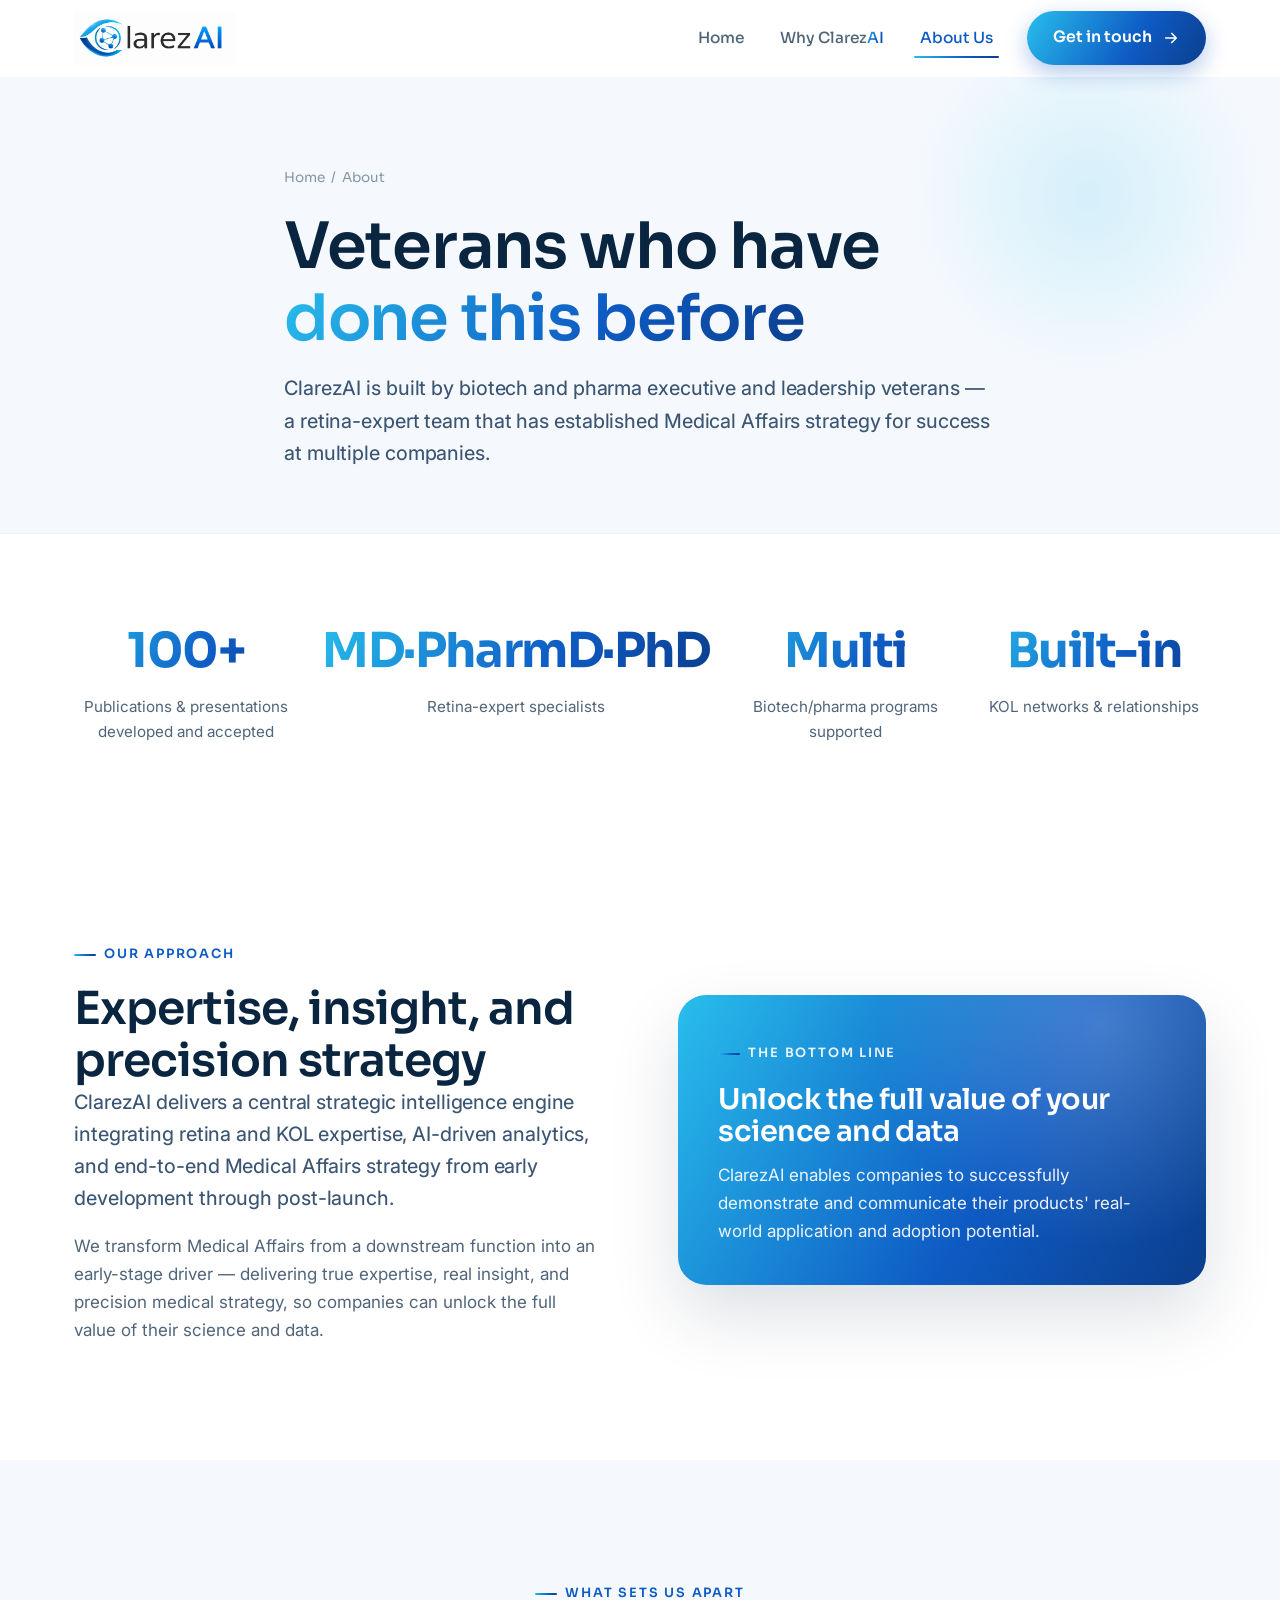
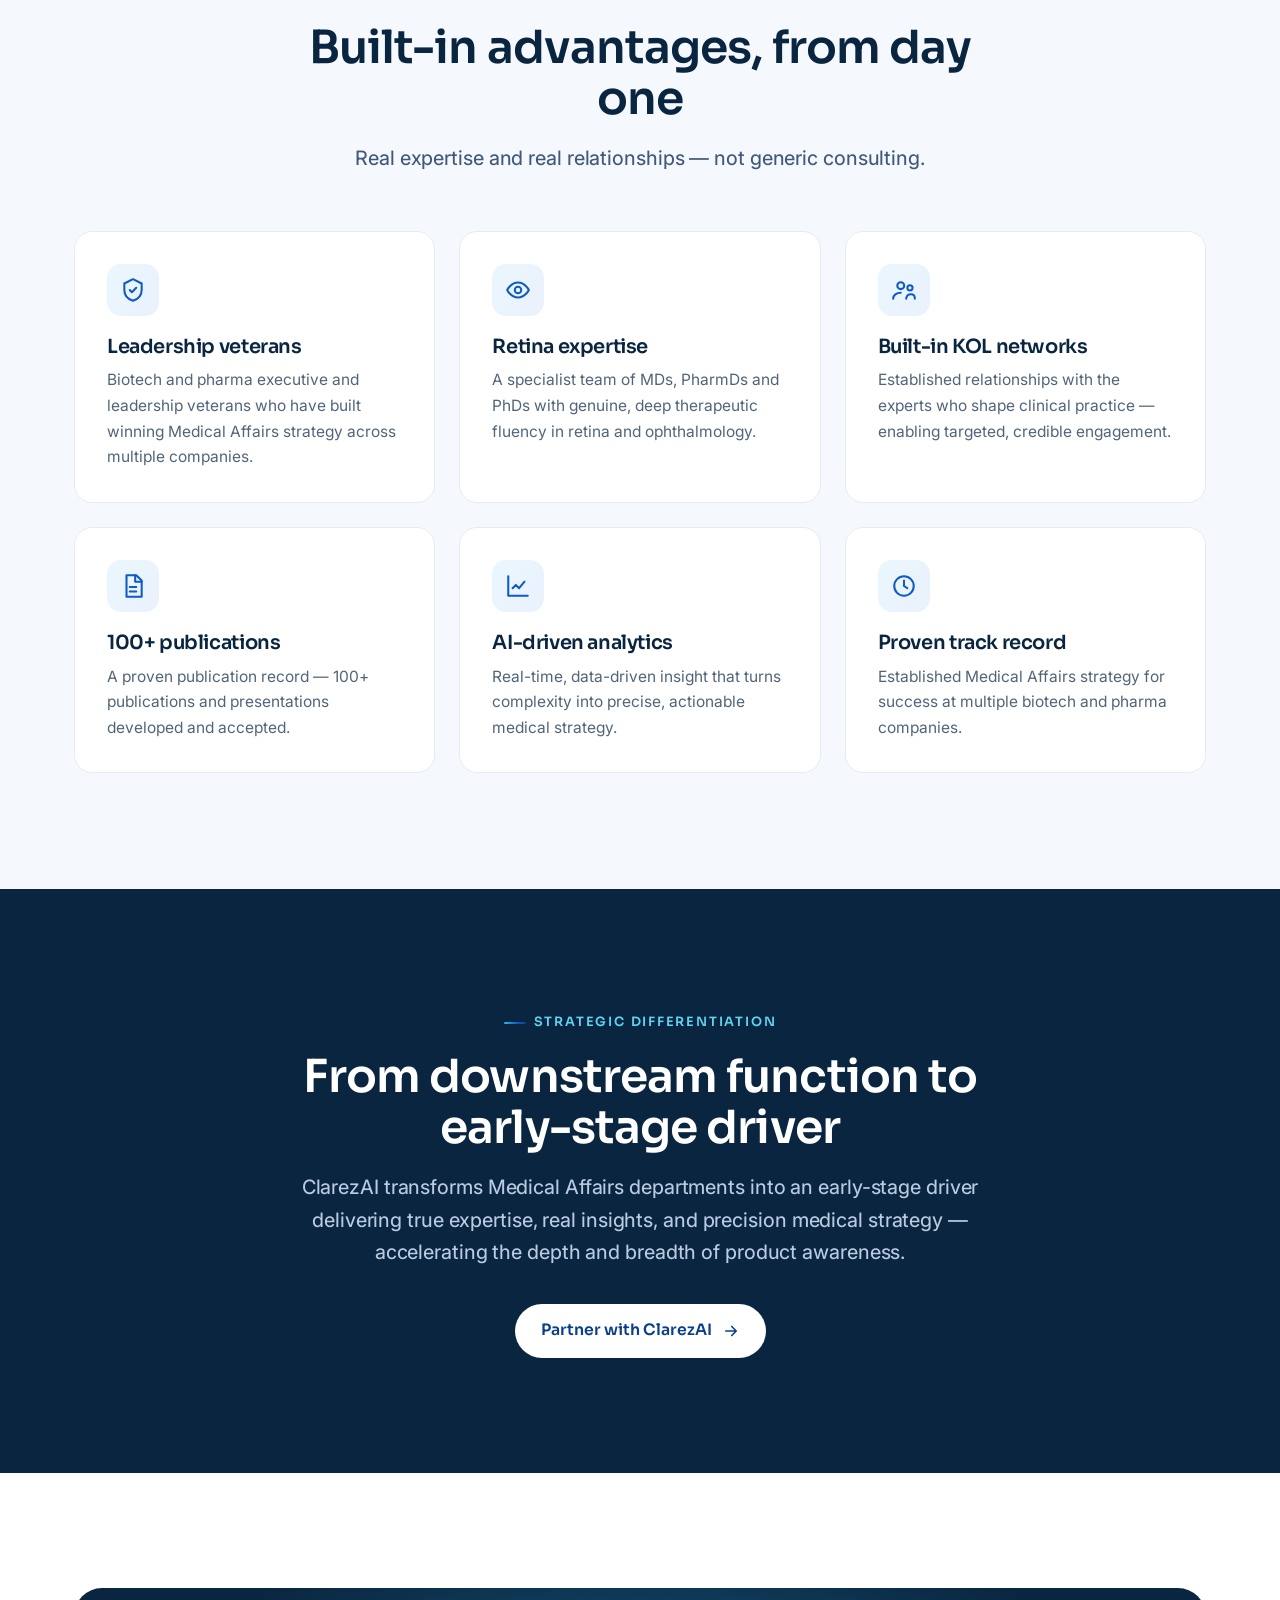
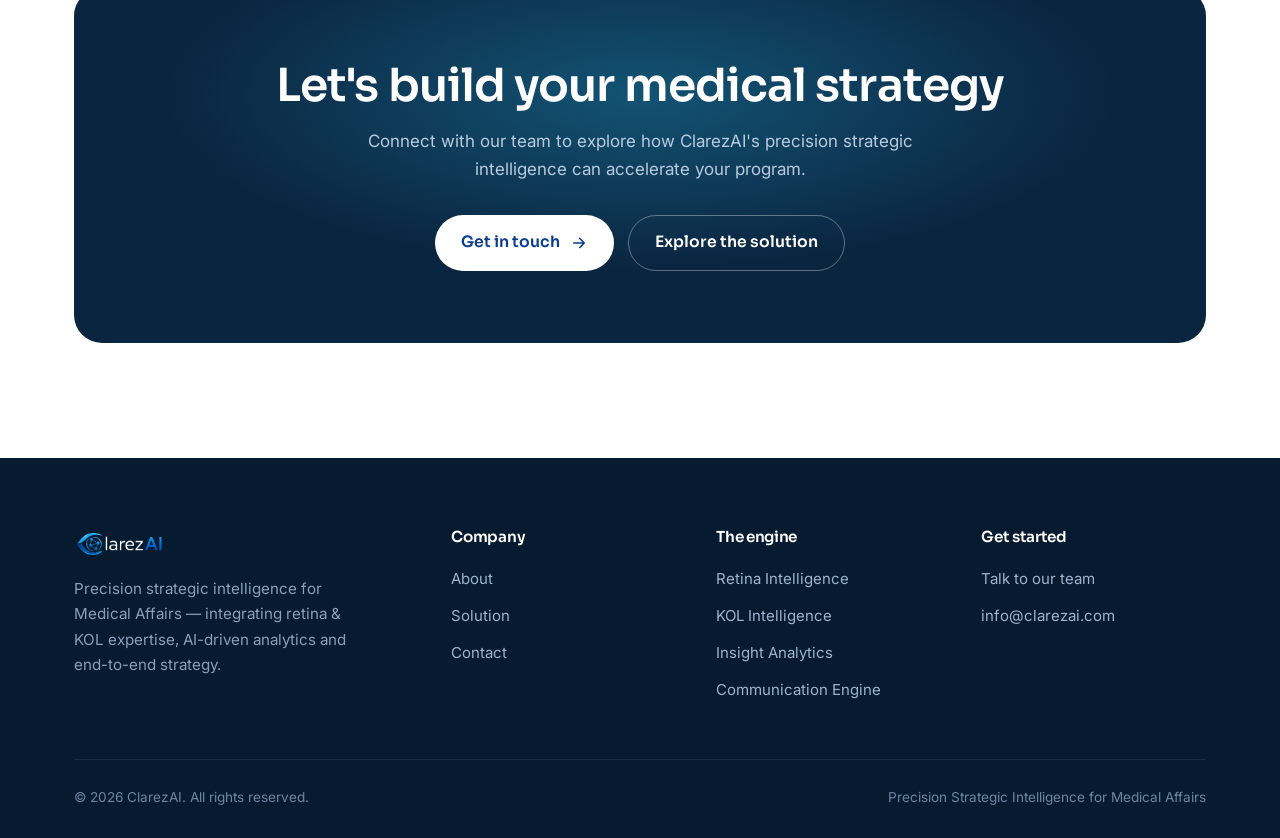
<file: about.html>
<!DOCTYPE html>
<html lang="en">
<head>
  <meta charset="UTF-8" />
  <meta name="viewport" content="width=device-width, initial-scale=1.0" />
  <title>About — Why ClarezAI | Medical Affairs Strategic Intelligence</title>
  <meta name="description" content="ClarezAI is built by biotech and pharma leadership veterans with retina expertise (MDs, PharmDs, PhDs), built-in KOL networks, and 100+ publications — established Medical Affairs strategy for success." />
  <link rel="icon" type="image/png" href="assets/img/favicon.png" />
  <link rel="preconnect" href="https://fonts.googleapis.com" />
  <link rel="preconnect" href="https://fonts.gstatic.com" crossorigin />
  <link href="https://fonts.googleapis.com/css2?family=Inter:wght@400;500;600&family=Sora:wght@500;600;700&display=swap" rel="stylesheet" />
  <link rel="stylesheet" href="assets/css/styles.css" />
</head>
<body>

  <header class="site-header">
    <div class="container nav">
      <a class="brand" href="index.html" aria-label="ClarezAI home"><img src="assets/img/clarezai-logo.png" alt="ClarezAI" /></a>
      <nav class="nav-links" aria-label="Primary">
        <a href="index.html">Home</a>
        <a href="solution.html">Why Clarez<span class="gradient-text">AI</span></a>
        <a href="about.html" class="active">About Us</a>
        <span class="nav-cta"><a href="contact.html" class="btn btn-primary">Get in touch
          <svg viewBox="0 0 24 24" fill="none" stroke="currentColor" stroke-width="2.2" stroke-linecap="round" stroke-linejoin="round"><path d="M5 12h14M13 6l6 6-6 6"/></svg></a></span>
      </nav>
      <button class="nav-toggle" aria-label="Toggle menu" aria-expanded="false"><span></span><span></span><span></span></button>
    </div>
  </header>

  <main>
  <!-- ===================== PAGE HERO ===================== -->
  <section class="page-hero">
    <div class="container inner">
      <div class="breadcrumb reveal"><a href="index.html">Home</a> &nbsp;/&nbsp; About</div>
      <h1 class="reveal d1">Veterans who have <span class="gradient-text">done this before</span></h1>
      <p class="lead reveal d2">ClarezAI is built by biotech and pharma executive and leadership veterans — a retina-expert team that has established Medical Affairs strategy for success at multiple companies.</p>
    </div>
  </section>

  <!-- ===================== STATS BAND ===================== -->
  <section class="section section--tight">
    <div class="container">
      <div class="stats-band">
        <div class="stat-card reveal"><div class="n gradient-text">100+</div><div class="l">Publications &amp; presentations developed and accepted</div></div>
        <div class="stat-card reveal d1"><div class="n gradient-text">MD·PharmD·PhD</div><div class="l">Retina-expert specialists</div></div>
        <div class="stat-card reveal d2"><div class="n gradient-text">Multi</div><div class="l">Biotech/pharma programs supported</div></div>
        <div class="stat-card reveal d3"><div class="n gradient-text">Built-in</div><div class="l">KOL networks &amp; relationships</div></div>
      </div>
    </div>
  </section>

  <!-- ===================== STORY SPLIT ===================== -->
  <section class="section">
    <div class="container split">
      <div class="split-copy reveal">
        <span class="eyebrow">Our approach</span>
        <h2>Expertise, insight, and precision strategy</h2>
        <p class="lead" style="margin-bottom:18px;">ClarezAI delivers a central strategic intelligence engine integrating retina and KOL expertise, AI-driven analytics, and end-to-end Medical Affairs strategy from early development through post-launch.</p>
        <p>We transform Medical Affairs from a downstream function into an early-stage driver — delivering true expertise, real insight, and precision medical strategy, so companies can unlock the full value of their science and data.</p>
      </div>
      <div class="split-media reveal d1">
        <div class="media-card">
          <span class="eyebrow" style="color:rgba(255,255,255,.9)">The bottom line</span>
          <h2 style="color:#fff; font-size:1.8rem; margin-bottom:14px;">Unlock the full value of your science and data</h2>
          <p style="color:rgba(255,255,255,.92); position:relative;">ClarezAI enables companies to successfully demonstrate and communicate their products' real-world application and adoption potential.</p>
        </div>
      </div>
    </div>
  </section>

  <!-- ===================== WHY / CREDENTIALS ===================== -->
  <section class="section section--mist">
    <div class="container">
      <div class="section-head center reveal">
        <span class="eyebrow">What sets us apart</span>
        <h2>Built-in advantages, from day one</h2>
        <p class="lead">Real expertise and real relationships — not generic consulting.</p>
      </div>
      <div class="grid grid-3">
        <article class="card accent reveal">
          <div class="icon"><svg viewBox="0 0 24 24" fill="none" stroke="currentColor" stroke-width="1.9" stroke-linecap="round" stroke-linejoin="round"><path d="M12 2 4 6v6c0 5 3.4 8.5 8 10 4.6-1.5 8-5 8-10V6l-8-4Z"/><path d="m9 12 2 2 4-4"/></svg></div>
          <h3>Leadership veterans</h3>
          <p>Biotech and pharma executive and leadership veterans who have built winning Medical Affairs strategy across multiple companies.</p>
        </article>
        <article class="card accent reveal d1">
          <div class="icon"><svg viewBox="0 0 24 24" fill="none" stroke="currentColor" stroke-width="1.9" stroke-linecap="round" stroke-linejoin="round"><path d="M2 12s3.5-7 10-7 10 7 10 7-3.5 7-10 7-10-7-10-7Z"/><circle cx="12" cy="12" r="3"/></svg></div>
          <h3>Retina expertise</h3>
          <p>A specialist team of MDs, PharmDs and PhDs with genuine, deep therapeutic fluency in retina and ophthalmology.</p>
        </article>
        <article class="card accent reveal d2">
          <div class="icon"><svg viewBox="0 0 24 24" fill="none" stroke="currentColor" stroke-width="1.9" stroke-linecap="round" stroke-linejoin="round"><circle cx="9" cy="8" r="3.2"/><path d="M2 20c0-3.3 3.1-5.5 7-5.5"/><circle cx="17.5" cy="10" r="2.4"/><path d="M14 20c.4-2.6 2-4 4.5-4S22 17.7 22 20"/></svg></div>
          <h3>Built-in KOL networks</h3>
          <p>Established relationships with the experts who shape clinical practice — enabling targeted, credible engagement.</p>
        </article>
        <article class="card accent reveal">
          <div class="icon"><svg viewBox="0 0 24 24" fill="none" stroke="currentColor" stroke-width="1.9" stroke-linecap="round" stroke-linejoin="round"><path d="M6 2h9l5 5v15H6z"/><path d="M14 2v6h6"/><path d="M9 13h6M9 17h6"/></svg></div>
          <h3>100+ publications</h3>
          <p>A proven publication record — 100+ publications and presentations developed and accepted.</p>
        </article>
        <article class="card accent reveal d1">
          <div class="icon"><svg viewBox="0 0 24 24" fill="none" stroke="currentColor" stroke-width="1.9" stroke-linecap="round" stroke-linejoin="round"><path d="M3 3v18h18"/><path d="M7 14l3-3 3 3 5-6"/></svg></div>
          <h3>AI-driven analytics</h3>
          <p>Real-time, data-driven insight that turns complexity into precise, actionable medical strategy.</p>
        </article>
        <article class="card accent reveal d2">
          <div class="icon"><svg viewBox="0 0 24 24" fill="none" stroke="currentColor" stroke-width="1.9" stroke-linecap="round" stroke-linejoin="round"><circle cx="12" cy="12" r="9"/><path d="M12 7v5l3 2"/></svg></div>
          <h3>Proven track record</h3>
          <p>Established Medical Affairs strategy for success at multiple biotech and pharma companies.</p>
        </article>
      </div>
    </div>
  </section>

  <!-- ===================== DIFFERENTIATION BAND ===================== -->
  <section class="section section--navy">
    <div class="container">
      <div class="section-head center reveal" style="margin-bottom:36px;">
        <span class="eyebrow">Strategic differentiation</span>
        <h2 style="color:#fff;">From downstream function to early-stage driver</h2>
        <p class="lead" style="color:#B9CBE0;">ClarezAI transforms Medical Affairs departments into an early-stage driver delivering true expertise, real insights, and precision medical strategy — accelerating the depth and breadth of product awareness.</p>
      </div>
      <div class="text-center reveal d1">
        <a href="contact.html" class="btn btn-light">Partner with ClarezAI
          <svg viewBox="0 0 24 24" fill="none" stroke="currentColor" stroke-width="2.2" stroke-linecap="round" stroke-linejoin="round"><path d="M5 12h14M13 6l6 6-6 6"/></svg></a>
      </div>
    </div>
  </section>

  <!-- ===================== CTA ===================== -->
  <section class="section cta-band">
    <div class="container">
      <div class="cta-inner reveal">
        <h2>Let's build your medical strategy</h2>
        <p>Connect with our team to explore how ClarezAI's precision strategic intelligence can accelerate your program.</p>
        <div class="hero-actions">
          <a href="contact.html" class="btn btn-light">Get in touch
            <svg viewBox="0 0 24 24" fill="none" stroke="currentColor" stroke-width="2.2" stroke-linecap="round" stroke-linejoin="round"><path d="M5 12h14M13 6l6 6-6 6"/></svg></a>
          <a href="solution.html" class="btn btn-outline-light">Explore the solution</a>
        </div>
      </div>
    </div>
  </section>
  </main>

  <footer class="site-footer">
    <div class="container">
      <div class="footer-grid">
        <div class="footer-brand">
          <a class="brand" href="index.html" aria-label="ClarezAI home"><img src="assets/img/clarezai-logo-white.png" alt="ClarezAI" style="height:32px;" /></a>
          <p>Precision strategic intelligence for Medical Affairs — integrating retina &amp; KOL expertise, AI-driven analytics and end-to-end strategy.</p>
        </div>
        <div class="footer-col"><h4>Company</h4><a href="about.html">About</a><a href="solution.html">Solution</a><a href="contact.html">Contact</a></div>
        <div class="footer-col"><h4>The engine</h4><a href="solution.html">Retina Intelligence</a><a href="solution.html">KOL Intelligence</a><a href="solution.html">Insight Analytics</a><a href="solution.html">Communication Engine</a></div>
        <div class="footer-col"><h4>Get started</h4><a href="contact.html">Talk to our team</a><a href="mailto:info@clarezai.com">info@clarezai.com</a></div>
      </div>
      <div class="footer-bottom">
        <span>© <span id="year">2026</span> ClarezAI. All rights reserved.</span>
        <span>Precision Strategic Intelligence for Medical Affairs</span>
      </div>
    </div>
  </footer>

  <script src="assets/js/main.js"></script>
</body>
</html>
</file>
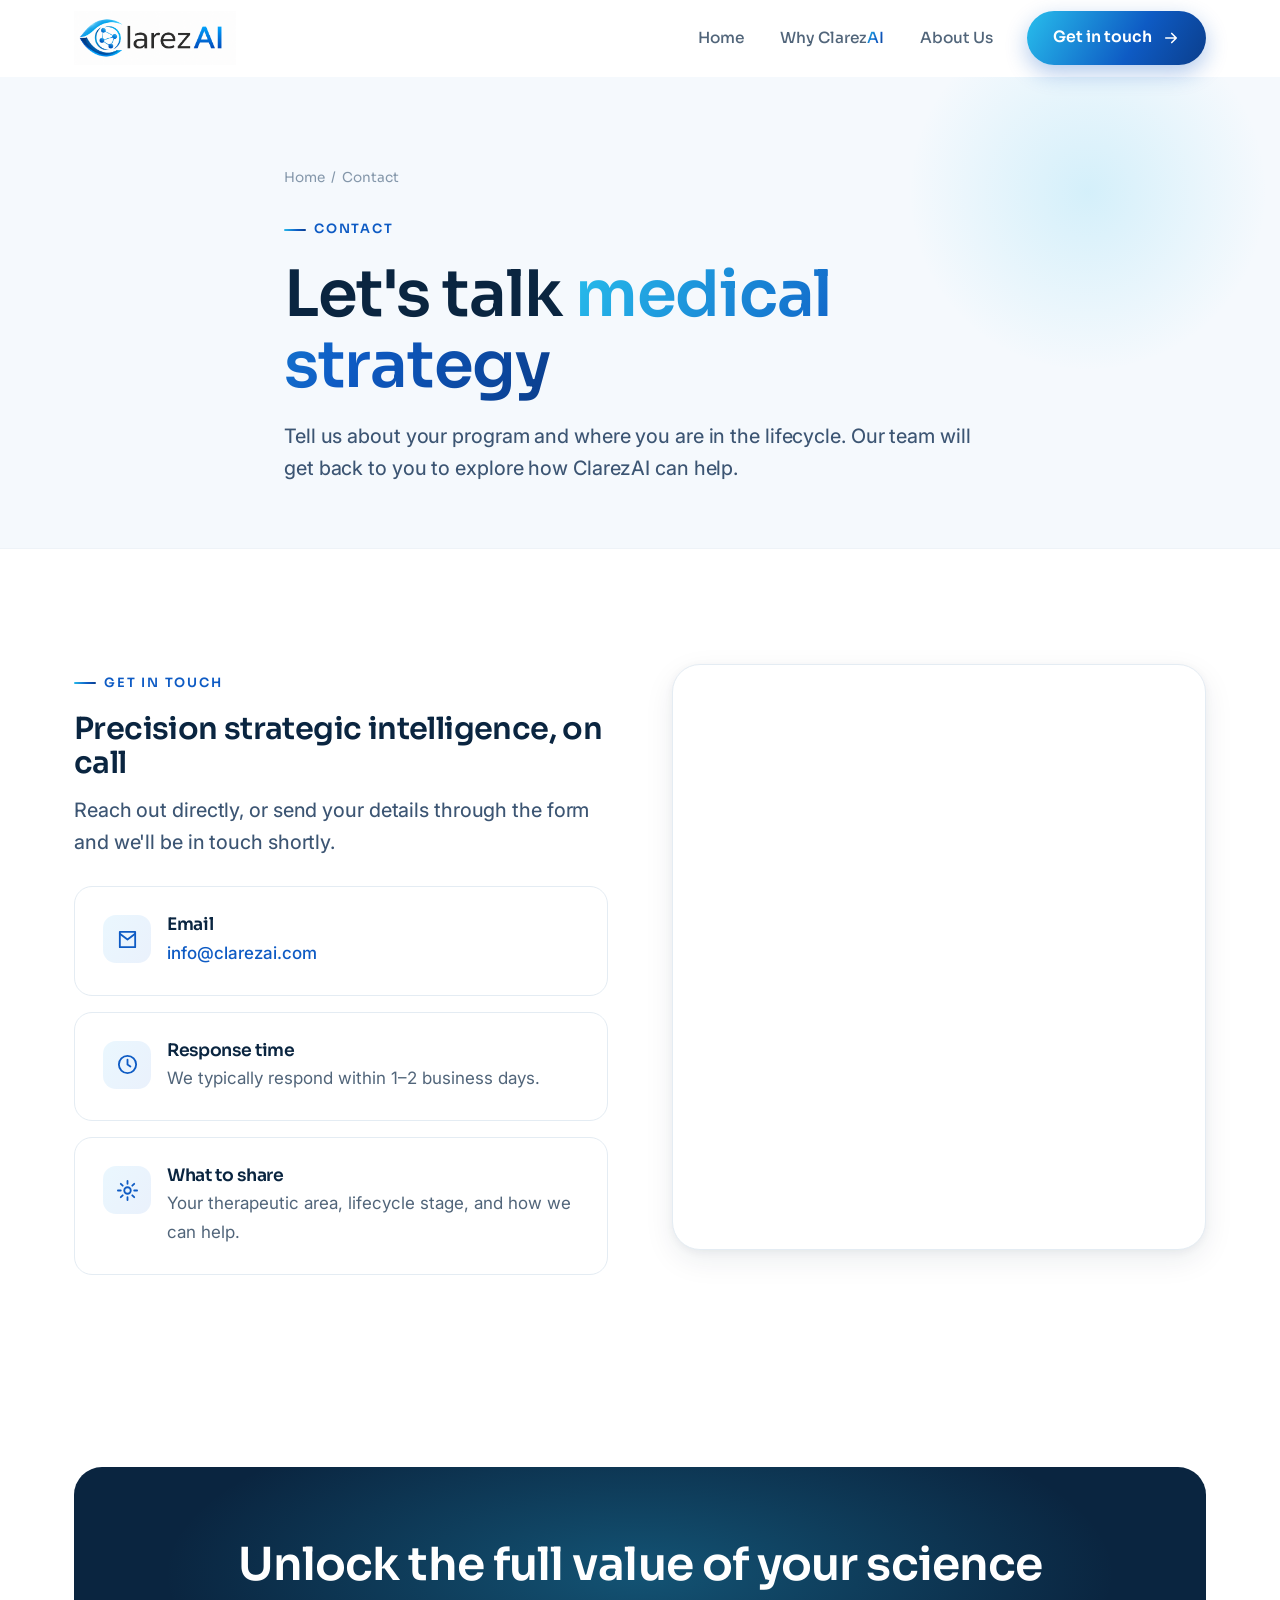
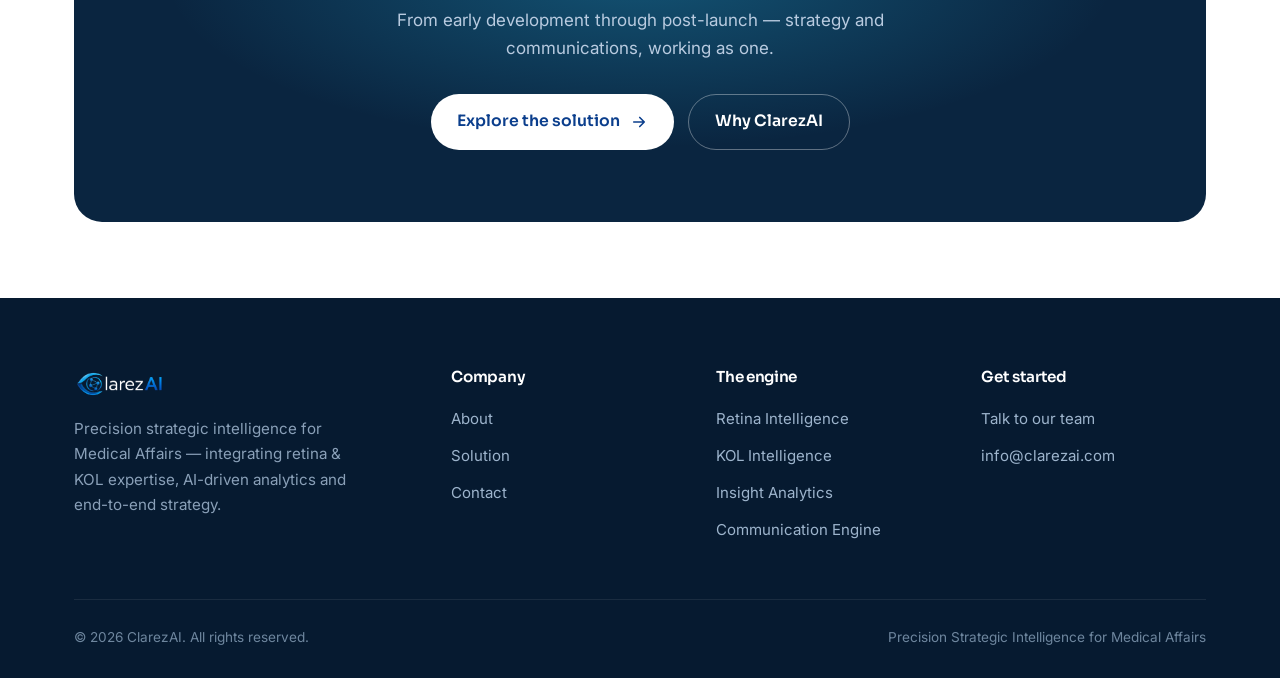
<file: contact.html>
<!DOCTYPE html>
<html lang="en">
<head>
  <meta charset="UTF-8" />
  <meta name="viewport" content="width=device-width, initial-scale=1.0" />
  <title>Contact — ClarezAI | Precision Strategic Intelligence for Medical Affairs</title>
  <meta name="description" content="Get in touch with ClarezAI to explore precision strategic intelligence for Medical Affairs — from early development through post-launch." />
  <link rel="icon" type="image/png" href="assets/img/favicon.png" />
  <link rel="preconnect" href="https://fonts.googleapis.com" />
  <link rel="preconnect" href="https://fonts.gstatic.com" crossorigin />
  <link href="https://fonts.googleapis.com/css2?family=Inter:wght@400;500;600&family=Sora:wght@500;600;700&display=swap" rel="stylesheet" />
  <link rel="stylesheet" href="assets/css/styles.css" />
</head>
<body>

  <header class="site-header">
    <div class="container nav">
      <a class="brand" href="index.html" aria-label="ClarezAI home"><img src="assets/img/clarezai-logo.png" alt="ClarezAI" /></a>
      <nav class="nav-links" aria-label="Primary">
        <a href="index.html">Home</a>
        <a href="solution.html">Why Clarez<span class="gradient-text">AI</span></a>
        <a href="about.html">About Us</a>
        <span class="nav-cta"><a href="contact.html" class="btn btn-primary">Get in touch
          <svg viewBox="0 0 24 24" fill="none" stroke="currentColor" stroke-width="2.2" stroke-linecap="round" stroke-linejoin="round"><path d="M5 12h14M13 6l6 6-6 6"/></svg></a></span>
      </nav>
      <button class="nav-toggle" aria-label="Toggle menu" aria-expanded="false"><span></span><span></span><span></span></button>
    </div>
  </header>

  <main>
  <!-- ===================== PAGE HERO ===================== -->
  <section class="page-hero">
    <div class="container inner">
      <div class="breadcrumb reveal"><a href="index.html">Home</a> &nbsp;/&nbsp; Contact</div>
      <span class="eyebrow reveal">Contact</span>
      <h1 class="reveal d1">Let's talk <span class="gradient-text">medical strategy</span></h1>
      <p class="lead reveal d2">Tell us about your program and where you are in the lifecycle. Our team will get back to you to explore how ClarezAI can help.</p>
    </div>
  </section>

  <!-- ===================== CONTACT GRID ===================== -->
  <section class="section">
    <div class="container contact-grid">
      <!-- Left: details -->
      <div class="contact-info">
        <div class="reveal" style="margin-bottom:28px;">
          <span class="eyebrow">Get in touch</span>
          <h2 style="font-size:1.9rem;">Precision strategic intelligence, on call</h2>
          <p class="lead" style="margin-top:14px;">Reach out directly, or send your details through the form and we'll be in touch shortly.</p>
        </div>

        <div class="value-list" style="gap:16px;">
          <div class="contact-card reveal">
            <div class="icon"><svg viewBox="0 0 24 24" fill="none" stroke="currentColor" stroke-width="1.9" stroke-linecap="round" stroke-linejoin="round"><path d="M4 4h16v16H4z"/><path d="m4 6 8 6 8-6"/></svg></div>
            <div><h3>Email</h3><a href="mailto:info@clarezai.com">info@clarezai.com</a></div>
          </div>
          <div class="contact-card reveal d1">
            <div class="icon"><svg viewBox="0 0 24 24" fill="none" stroke="currentColor" stroke-width="1.9" stroke-linecap="round" stroke-linejoin="round"><circle cx="12" cy="12" r="9"/><path d="M12 7v5l3 2"/></svg></div>
            <div><h3>Response time</h3><p style="margin:0;">We typically respond within 1–2 business days.</p></div>
          </div>
          <div class="contact-card reveal d2">
            <div class="icon"><svg viewBox="0 0 24 24" fill="none" stroke="currentColor" stroke-width="1.9" stroke-linecap="round" stroke-linejoin="round"><path d="M12 2v3M12 19v3M2 12h3M19 12h3M5 5l2 2M17 17l2 2M19 5l-2 2M7 17l-2 2"/><circle cx="12" cy="12" r="3.4"/></svg></div>
            <div><h3>What to share</h3><p style="margin:0;">Your therapeutic area, lifecycle stage, and how we can help.</p></div>
          </div>
        </div>
      </div>

      <!-- Right: Jotform embed -->
      <div class="contact-embed reveal d1">
        <iframe
          title="ClarezAI contact form"
          id="JotFormIFrame-261466569244062"
          src="https://form.jotform.com/261466569244062"
          allow="geolocation; microphone; camera; fullscreen; payment"
          allowtransparency="true"
          scrolling="no"
          loading="lazy"></iframe>
        <noscript>
          <a class="btn btn-primary" href="https://form.jotform.com/261466569244062" target="_blank" rel="noopener">Open the contact form
            <svg viewBox="0 0 24 24" fill="none" stroke="currentColor" stroke-width="2.2" stroke-linecap="round" stroke-linejoin="round"><path d="M5 12h14M13 6l6 6-6 6"/></svg></a>
        </noscript>
      </div>
    </div>
  </section>

  <!-- ===================== CTA ===================== -->
  <section class="section section--tight">
    <div class="container">
      <div class="cta-inner reveal">
        <h2>Unlock the full value of your science</h2>
        <p>From early development through post-launch — strategy and communications, working as one.</p>
        <div class="hero-actions">
          <a href="solution.html" class="btn btn-light">Explore the solution
            <svg viewBox="0 0 24 24" fill="none" stroke="currentColor" stroke-width="2.2" stroke-linecap="round" stroke-linejoin="round"><path d="M5 12h14M13 6l6 6-6 6"/></svg></a>
          <a href="about.html" class="btn btn-outline-light">Why ClarezAI</a>
        </div>
      </div>
    </div>
  </section>
  </main>

  <footer class="site-footer">
    <div class="container">
      <div class="footer-grid">
        <div class="footer-brand">
          <a class="brand" href="index.html" aria-label="ClarezAI home"><img src="assets/img/clarezai-logo-white.png" alt="ClarezAI" style="height:32px;" /></a>
          <p>Precision strategic intelligence for Medical Affairs — integrating retina &amp; KOL expertise, AI-driven analytics and end-to-end strategy.</p>
        </div>
        <div class="footer-col"><h4>Company</h4><a href="about.html">About</a><a href="solution.html">Solution</a><a href="contact.html">Contact</a></div>
        <div class="footer-col"><h4>The engine</h4><a href="solution.html">Retina Intelligence</a><a href="solution.html">KOL Intelligence</a><a href="solution.html">Insight Analytics</a><a href="solution.html">Communication Engine</a></div>
        <div class="footer-col"><h4>Get started</h4><a href="contact.html">Talk to our team</a><a href="mailto:info@clarezai.com">info@clarezai.com</a></div>
      </div>
      <div class="footer-bottom">
        <span>© <span id="year">2026</span> ClarezAI. All rights reserved.</span>
        <span>Precision Strategic Intelligence for Medical Affairs</span>
      </div>
    </div>
  </footer>

  <script src="assets/js/main.js"></script>

  <!-- JotForm iframe auto-resize (adjusts height to the form content) -->
  <script>
    (function () {
      var ifr = document.getElementById("JotFormIFrame-261466569244062");
      if (!ifr) return;
      window.addEventListener("message", function (e) {
        if (typeof e.data !== "string") return;
        var a = e.data.split(":");
        if (a[0] !== "setHeight" && a[0] !== "scrollIntoView" && a[0] !== "collapseErrorPage") return;
        if (a[0] === "setHeight" && a[1]) {
          ifr.style.height = parseInt(a[1], 10) + "px";
        }
      });
    })();
  </script>
</body>
</html>
</file>
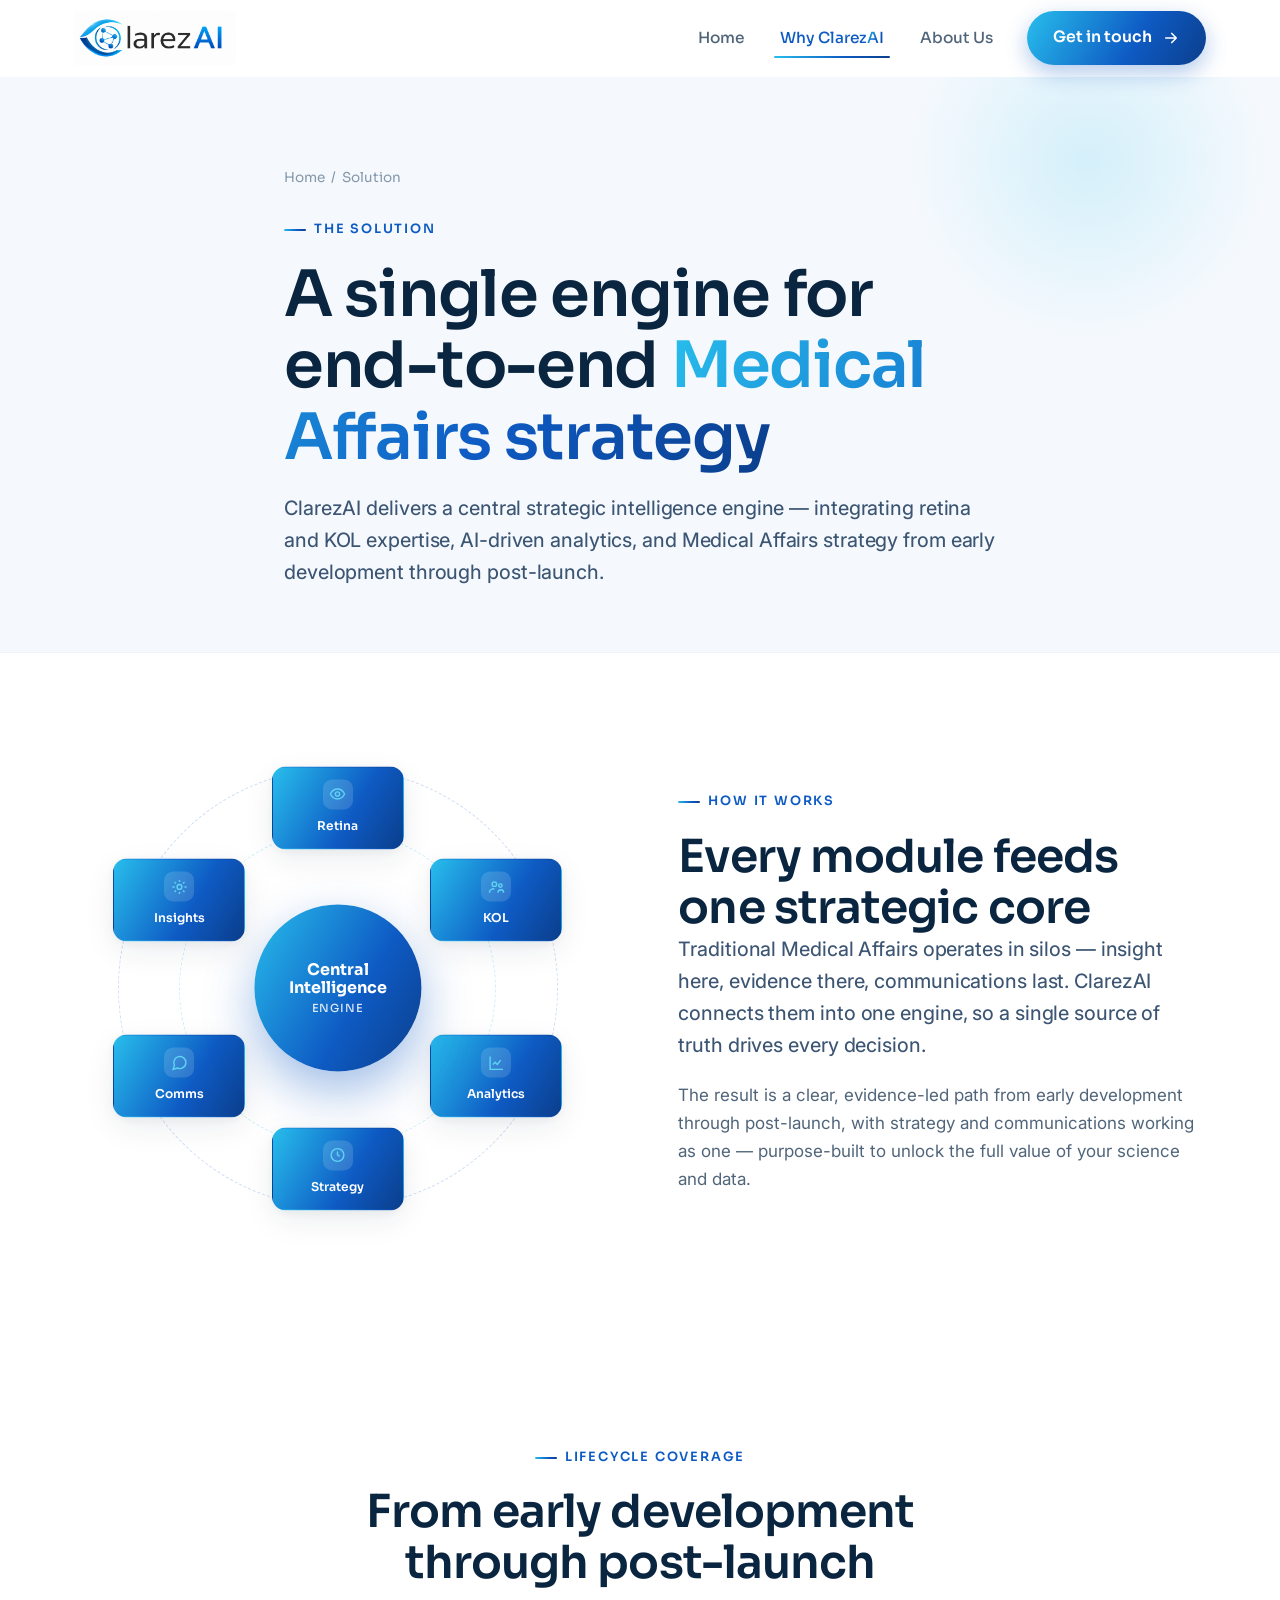
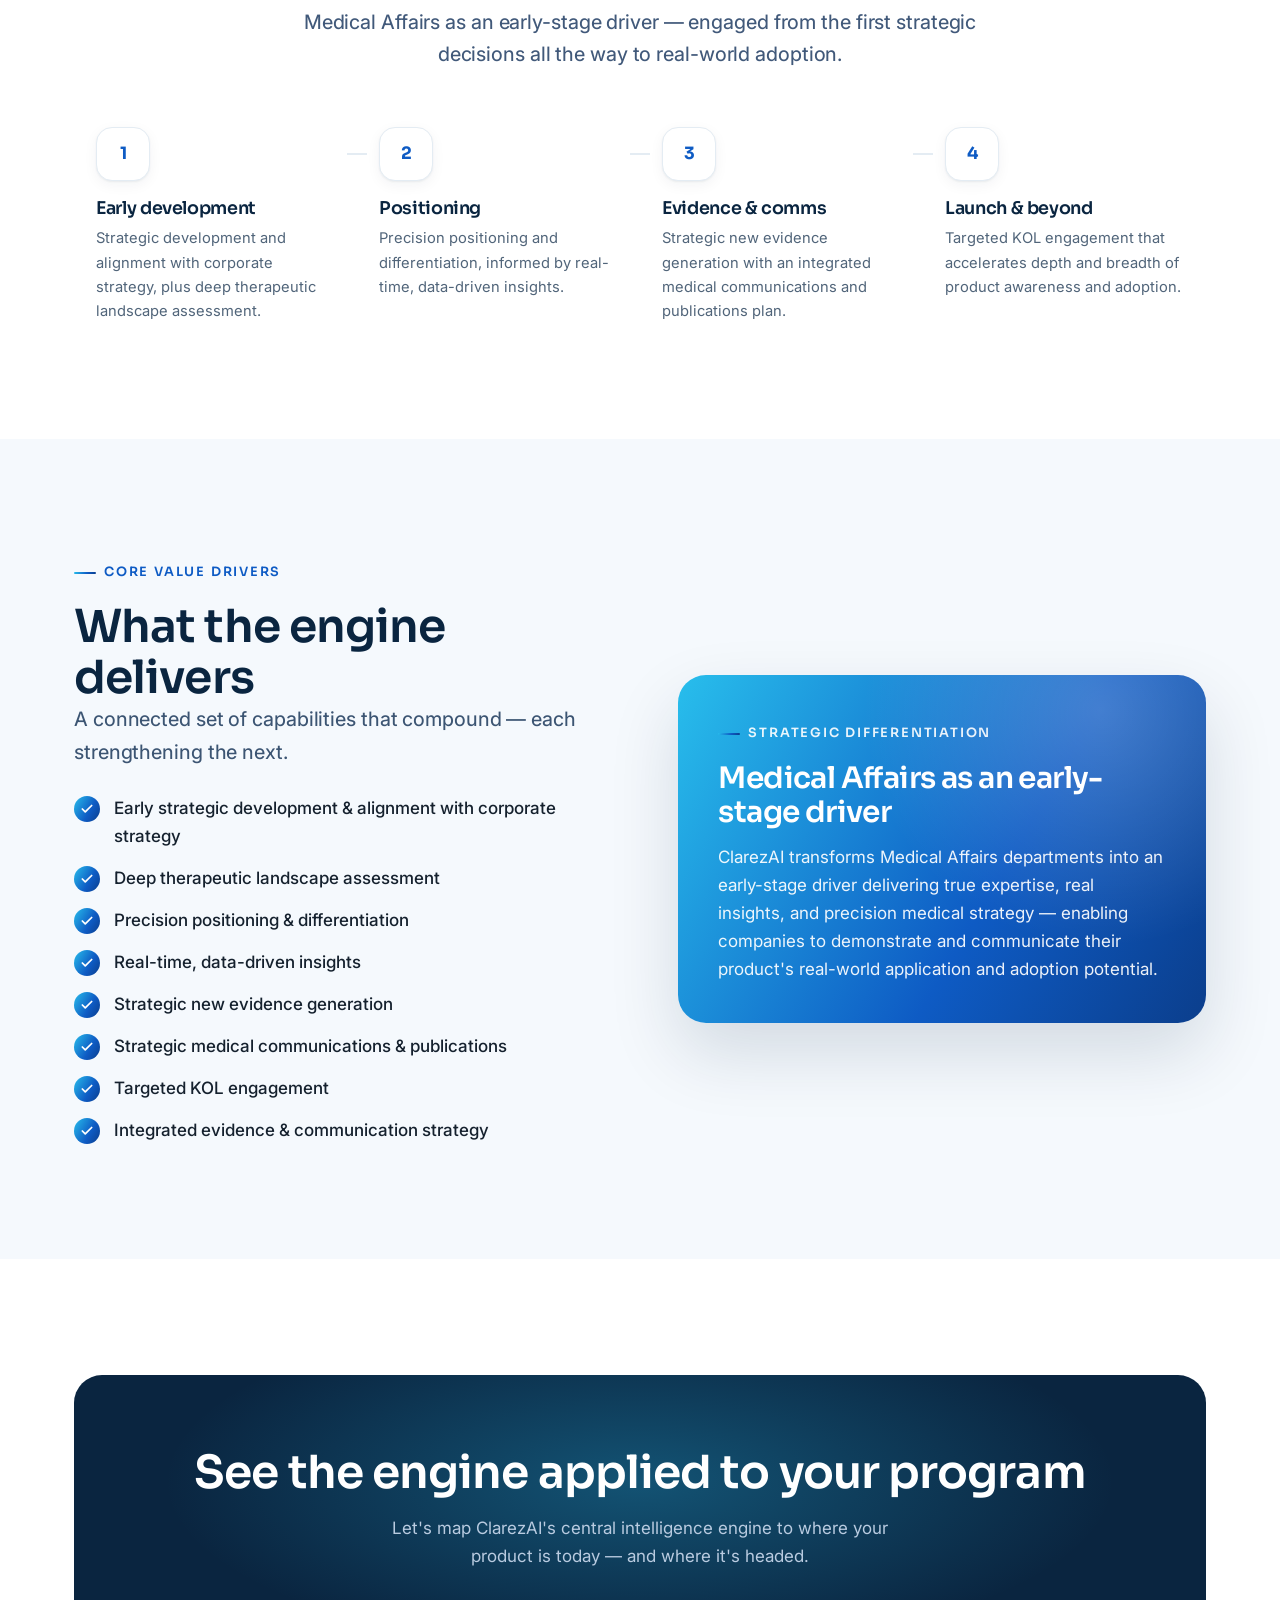
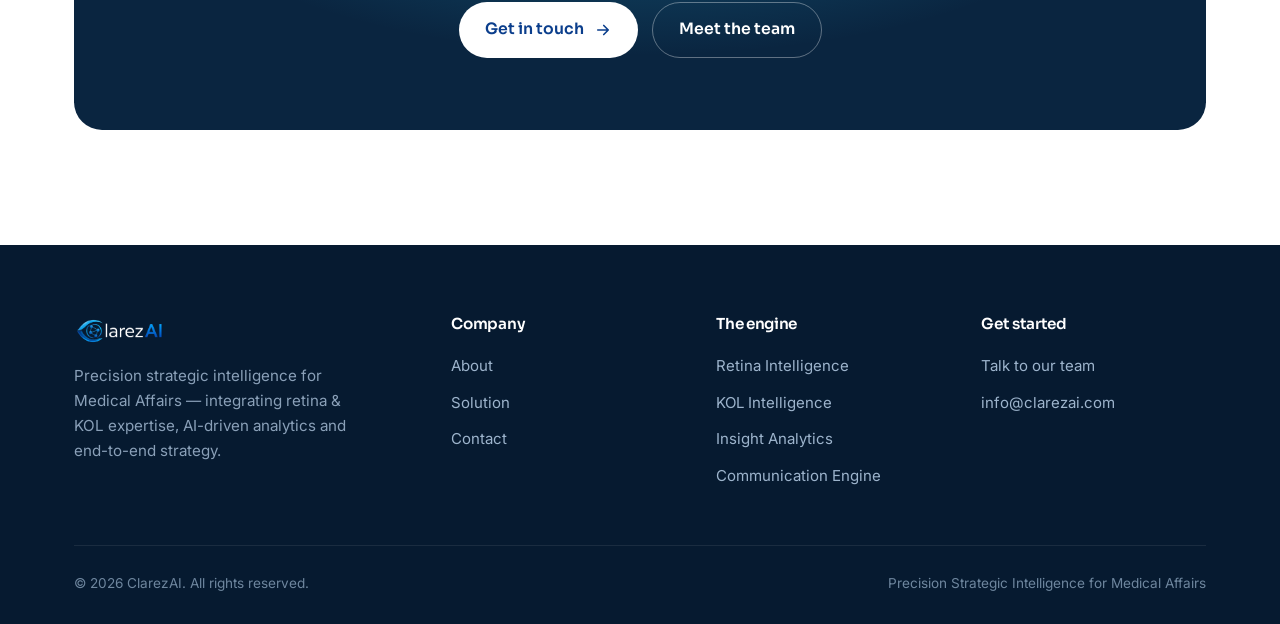
<file: solution.html>
<!DOCTYPE html>
<html lang="en">
<head>
  <meta charset="UTF-8" />
  <meta name="viewport" content="width=device-width, initial-scale=1.0" />
  <title>Solution — The Central Intelligence Engine | ClarezAI</title>
  <meta name="description" content="ClarezAI's central strategic intelligence engine integrates retina and KOL expertise, AI-driven analytics, and end-to-end Medical Affairs strategy — from early development through post-launch." />
  <link rel="icon" type="image/png" href="assets/img/favicon.png" />
  <link rel="preconnect" href="https://fonts.googleapis.com" />
  <link rel="preconnect" href="https://fonts.gstatic.com" crossorigin />
  <link href="https://fonts.googleapis.com/css2?family=Inter:wght@400;500;600&family=Sora:wght@500;600;700&display=swap" rel="stylesheet" />
  <link rel="stylesheet" href="assets/css/styles.css" />
</head>
<body>

  <header class="site-header">
    <div class="container nav">
      <a class="brand" href="index.html" aria-label="ClarezAI home"><img src="assets/img/clarezai-logo.png" alt="ClarezAI" /></a>
      <nav class="nav-links" aria-label="Primary">
        <a href="index.html">Home</a>
        <a href="solution.html" class="active">Why Clarez<span class="gradient-text">AI</span></a>
        <a href="about.html">About Us</a>
        <span class="nav-cta"><a href="contact.html" class="btn btn-primary">Get in touch
          <svg viewBox="0 0 24 24" fill="none" stroke="currentColor" stroke-width="2.2" stroke-linecap="round" stroke-linejoin="round"><path d="M5 12h14M13 6l6 6-6 6"/></svg></a></span>
      </nav>
      <button class="nav-toggle" aria-label="Toggle menu" aria-expanded="false"><span></span><span></span><span></span></button>
    </div>
  </header>

  <main>
  <!-- ===================== PAGE HERO ===================== -->
  <section class="page-hero">
    <div class="container inner">
      <div class="breadcrumb reveal"><a href="index.html">Home</a> &nbsp;/&nbsp; Solution</div>
      <span class="eyebrow reveal">The Solution</span>
      <h1 class="reveal d1">A single engine for end-to-end <span class="gradient-text">Medical Affairs strategy</span></h1>
      <p class="lead reveal d2">ClarezAI delivers a central strategic intelligence engine — integrating retina and KOL expertise, AI-driven analytics, and Medical Affairs strategy from early development through post-launch.</p>
    </div>
  </section>

  <!-- ===================== ENGINE OVERVIEW ===================== -->
  <section class="section">
    <div class="container split">
      <div class="split-media reveal">
        <div class="engine-visual" aria-hidden="true" style="max-width:440px;">
          <div class="engine-ring"></div>
          <div class="engine-ring r2"></div>
          <div class="engine-core"><span>Central Intelligence<small>Engine</small></span></div>
          <div class="engine-node n-top">
            <div class="ico"><svg viewBox="0 0 24 24" fill="none" stroke="currentColor" stroke-width="2"><circle cx="12" cy="12" r="3"/><path d="M2 12s3.5-7 10-7 10 7 10 7-3.5 7-10 7-10-7-10-7Z"/></svg></div>Retina</div>
          <div class="engine-node n-tr">
            <div class="ico"><svg viewBox="0 0 24 24" fill="none" stroke="currentColor" stroke-width="2"><circle cx="9" cy="8" r="3.2"/><path d="M2 20c0-3.3 3.1-5.5 7-5.5"/><circle cx="17.5" cy="10" r="2.4"/><path d="M14 20c.4-2.6 2-4 4.5-4S22 17.7 22 20"/></svg></div>KOL</div>
          <div class="engine-node n-br">
            <div class="ico"><svg viewBox="0 0 24 24" fill="none" stroke="currentColor" stroke-width="2"><path d="M3 3v18h18"/><path d="M7 14l3-3 3 3 5-6"/></svg></div>Analytics</div>
          <div class="engine-node n-bot">
            <div class="ico"><svg viewBox="0 0 24 24" fill="none" stroke="currentColor" stroke-width="2"><circle cx="12" cy="12" r="9"/><path d="M12 7v5l3 2"/></svg></div>Strategy</div>
          <div class="engine-node n-bl">
            <div class="ico"><svg viewBox="0 0 24 24" fill="none" stroke="currentColor" stroke-width="2"><path d="M21 11.5a8.5 8.5 0 0 1-12.2 7.6L3 21l1.9-5.8A8.5 8.5 0 1 1 21 11.5Z"/></svg></div>Comms</div>
          <div class="engine-node n-tl">
            <div class="ico"><svg viewBox="0 0 24 24" fill="none" stroke="currentColor" stroke-width="2"><path d="M12 2v3M12 19v3M2 12h3M19 12h3M5 5l2 2M17 17l2 2M19 5l-2 2M7 17l-2 2"/><circle cx="12" cy="12" r="3.4"/></svg></div>Insights</div>
        </div>
      </div>
      <div class="split-copy reveal d1">
        <span class="eyebrow">How it works</span>
        <h2>Every module feeds one strategic core</h2>
        <p class="lead" style="margin-bottom:20px;">Traditional Medical Affairs operates in silos — insight here, evidence there, communications last. ClarezAI connects them into one engine, so a single source of truth drives every decision.</p>
        <p>The result is a clear, evidence-led path from early development through post-launch, with strategy and communications working as one — purpose-built to unlock the full value of your science and data.</p>
      </div>
    </div>
  </section>

  <!-- ===================== LIFECYCLE STEPS ===================== -->
  <section class="section">
    <div class="container">
      <div class="section-head center reveal">
        <span class="eyebrow">Lifecycle coverage</span>
        <h2>From early development through post-launch</h2>
        <p class="lead">Medical Affairs as an early-stage driver — engaged from the first strategic decisions all the way to real-world adoption.</p>
      </div>
      <div class="steps">
        <div class="step reveal">
          <div class="dot">1</div>
          <h3>Early development</h3>
          <p>Strategic development and alignment with corporate strategy, plus deep therapeutic landscape assessment.</p>
        </div>
        <div class="step reveal d1">
          <div class="dot">2</div>
          <h3>Positioning</h3>
          <p>Precision positioning and differentiation, informed by real-time, data-driven insights.</p>
        </div>
        <div class="step reveal d2">
          <div class="dot">3</div>
          <h3>Evidence &amp; comms</h3>
          <p>Strategic new evidence generation with an integrated medical communications and publications plan.</p>
        </div>
        <div class="step reveal d3">
          <div class="dot">4</div>
          <h3>Launch &amp; beyond</h3>
          <p>Targeted KOL engagement that accelerates depth and breadth of product awareness and adoption.</p>
        </div>
      </div>
    </div>
  </section>

  <!-- ===================== VALUE DRIVERS ===================== -->
  <section class="section section--mist">
    <div class="container split">
      <div class="split-copy reveal">
        <span class="eyebrow">Core value drivers</span>
        <h2>What the engine delivers</h2>
        <p class="lead" style="margin-bottom:26px;">A connected set of capabilities that compound — each strengthening the next.</p>
        <div class="value-list">
          <div class="value-item"><span class="tick"><svg viewBox="0 0 24 24" fill="none" stroke="currentColor" stroke-width="3" stroke-linecap="round" stroke-linejoin="round"><path d="M20 6 9 17l-5-5"/></svg></span><span>Early strategic development &amp; alignment with corporate strategy</span></div>
          <div class="value-item"><span class="tick"><svg viewBox="0 0 24 24" fill="none" stroke="currentColor" stroke-width="3" stroke-linecap="round" stroke-linejoin="round"><path d="M20 6 9 17l-5-5"/></svg></span><span>Deep therapeutic landscape assessment</span></div>
          <div class="value-item"><span class="tick"><svg viewBox="0 0 24 24" fill="none" stroke="currentColor" stroke-width="3" stroke-linecap="round" stroke-linejoin="round"><path d="M20 6 9 17l-5-5"/></svg></span><span>Precision positioning &amp; differentiation</span></div>
          <div class="value-item"><span class="tick"><svg viewBox="0 0 24 24" fill="none" stroke="currentColor" stroke-width="3" stroke-linecap="round" stroke-linejoin="round"><path d="M20 6 9 17l-5-5"/></svg></span><span>Real-time, data-driven insights</span></div>
          <div class="value-item"><span class="tick"><svg viewBox="0 0 24 24" fill="none" stroke="currentColor" stroke-width="3" stroke-linecap="round" stroke-linejoin="round"><path d="M20 6 9 17l-5-5"/></svg></span><span>Strategic new evidence generation</span></div>
          <div class="value-item"><span class="tick"><svg viewBox="0 0 24 24" fill="none" stroke="currentColor" stroke-width="3" stroke-linecap="round" stroke-linejoin="round"><path d="M20 6 9 17l-5-5"/></svg></span><span>Strategic medical communications &amp; publications</span></div>
          <div class="value-item"><span class="tick"><svg viewBox="0 0 24 24" fill="none" stroke="currentColor" stroke-width="3" stroke-linecap="round" stroke-linejoin="round"><path d="M20 6 9 17l-5-5"/></svg></span><span>Targeted KOL engagement</span></div>
          <div class="value-item"><span class="tick"><svg viewBox="0 0 24 24" fill="none" stroke="currentColor" stroke-width="3" stroke-linecap="round" stroke-linejoin="round"><path d="M20 6 9 17l-5-5"/></svg></span><span>Integrated evidence &amp; communication strategy</span></div>
        </div>
      </div>
      <div class="split-media reveal d1">
        <div class="media-card">
          <span class="eyebrow" style="color:rgba(255,255,255,.9)">Strategic differentiation</span>
          <h2 style="color:#fff; font-size:1.85rem; margin-bottom:14px;">Medical Affairs as an early-stage driver</h2>
          <p style="color:rgba(255,255,255,.92); position:relative;">ClarezAI transforms Medical Affairs departments into an early-stage driver delivering true expertise, real insights, and precision medical strategy — enabling companies to demonstrate and communicate their product's real-world application and adoption potential.</p>
        </div>
      </div>
    </div>
  </section>

  <!-- ===================== CTA ===================== -->
  <section class="section cta-band">
    <div class="container">
      <div class="cta-inner reveal">
        <h2>See the engine applied to your program</h2>
        <p>Let's map ClarezAI's central intelligence engine to where your product is today — and where it's headed.</p>
        <div class="hero-actions">
          <a href="contact.html" class="btn btn-light">Get in touch
            <svg viewBox="0 0 24 24" fill="none" stroke="currentColor" stroke-width="2.2" stroke-linecap="round" stroke-linejoin="round"><path d="M5 12h14M13 6l6 6-6 6"/></svg></a>
          <a href="about.html" class="btn btn-outline-light">Meet the team</a>
        </div>
      </div>
    </div>
  </section>
  </main>

  <footer class="site-footer">
    <div class="container">
      <div class="footer-grid">
        <div class="footer-brand">
          <a class="brand" href="index.html" aria-label="ClarezAI home"><img src="assets/img/clarezai-logo-white.png" alt="ClarezAI" style="height:32px;" /></a>
          <p>Precision strategic intelligence for Medical Affairs — integrating retina &amp; KOL expertise, AI-driven analytics and end-to-end strategy.</p>
        </div>
        <div class="footer-col"><h4>Company</h4><a href="about.html">About</a><a href="solution.html">Solution</a><a href="contact.html">Contact</a></div>
        <div class="footer-col"><h4>The engine</h4><a href="solution.html">Retina Intelligence</a><a href="solution.html">KOL Intelligence</a><a href="solution.html">Insight Analytics</a><a href="solution.html">Communication Engine</a></div>
        <div class="footer-col"><h4>Get started</h4><a href="contact.html">Talk to our team</a><a href="mailto:info@clarezai.com">info@clarezai.com</a></div>
      </div>
      <div class="footer-bottom">
        <span>© <span id="year">2026</span> ClarezAI. All rights reserved.</span>
        <span>Precision Strategic Intelligence for Medical Affairs</span>
      </div>
    </div>
  </footer>

  <script src="assets/js/main.js"></script>
</body>
</html>
</file>
<file: assets/css/styles.css>
/* =====================================================================
   ClarezAI — Design System
   Brand: retina + AI network. Cyan→blue gradient, charcoal ink.
   ===================================================================== */

:root {
  /* Brand palette (derived from logo) */
  --cyan:      #28BEEC;
  --cyan-soft: #5FD3F2;
  --blue:      #0E5BC4;
  --blue-deep: #0B3E8C;
  --navy:      #0A2540;
  --navy-900:  #061a30;
  --engine-node: #041348;
  --ink:       #15212E;
  --slate:     #51657A;
  --slate-200: #8497AA;
  --line:      #E4ECF3;
  --line-soft: #EEF3F8;
  --mist:      #F5F9FD;
  --mist-2:    #EDF4FB;
  --white:     #FFFFFF;

  --grad: linear-gradient(120deg, var(--cyan) 0%, var(--blue) 60%, var(--blue-deep) 100%);
  --grad-soft: linear-gradient(120deg, #EAF7FE 0%, #EAF1FC 100%);

  /* Type */
  --font-head: "Sora", -apple-system, BlinkMacSystemFont, "Segoe UI", sans-serif;
  --font-body: "Inter", -apple-system, BlinkMacSystemFont, "Segoe UI", sans-serif;

  /* Spacing / shape */
  --radius:    18px;
  --radius-sm: 12px;
  --radius-lg: 28px;
  --shadow-sm: 0 1px 2px rgba(10,37,64,.06), 0 4px 14px rgba(10,37,64,.05);
  --shadow:    0 10px 30px rgba(10,37,64,.08), 0 2px 8px rgba(10,37,64,.05);
  --shadow-lg: 0 30px 70px rgba(10,37,64,.14);
  --container:  1180px;
  --ease: cubic-bezier(.22,.61,.36,1);
}

/* ----------------------------- Reset --------------------------------- */
*,*::before,*::after { box-sizing: border-box; }
* { margin: 0; }
html { scroll-behavior: smooth; -webkit-text-size-adjust: 100%; }
body {
  font-family: var(--font-body);
  color: var(--ink);
  background: var(--white);
  line-height: 1.65;
  font-size: 17px;
  -webkit-font-smoothing: antialiased;
  text-rendering: optimizeLegibility;
  overflow-x: hidden;
}
img, svg { display: block; max-width: 100%; }
a { color: inherit; text-decoration: none; }
button { font-family: inherit; cursor: pointer; border: 0; background: none; }
ul { list-style: none; padding: 0; }

/* --------------------------- Typography ------------------------------ */
h1,h2,h3,h4 { font-family: var(--font-head); color: var(--navy); line-height: 1.12; font-weight: 600; letter-spacing: -.02em; }
h1 { font-size: clamp(2.4rem, 5.2vw, 4rem); }
h2 { font-size: clamp(1.9rem, 3.6vw, 2.85rem); }
h3 { font-size: clamp(1.2rem, 1.8vw, 1.45rem); }
p { color: var(--slate); }

/* Lead paragraphs — richer, more vibrant intro text */
.lead {
  font-size: clamp(1.1rem, 1.55vw, 1.32rem);
  line-height: 1.62; font-weight: 450; letter-spacing: -.005em;
  color: #3C5573;
}
.section-head.center .lead { color: #41597A; }

/* Gradient highlight for key phrases inside copy: <span class="hl">…</span> */
.hl {
  background: var(--grad);
  -webkit-background-clip: text; background-clip: text;
  -webkit-text-fill-color: transparent; color: transparent;
  font-weight: 600;
}
/* On dark/gradient backgrounds, keep highlights readable */
.section--navy .hl, .cta-inner .hl, .media-card .hl, .flip-back .hl {
  background: none; -webkit-text-fill-color: currentColor; color: #fff; font-weight: 600;
}

.gradient-text {
  background: var(--grad);
  -webkit-background-clip: text; background-clip: text;
  -webkit-text-fill-color: transparent; color: transparent;
}

/* --------------------------- Layout ---------------------------------- */
.container { width: 100%; max-width: var(--container); margin: 0 auto; padding: 0 24px; }
.section { padding: clamp(64px, 9vw, 130px) 0; }
.section--mist { background: var(--mist); }
.section--navy { background: var(--navy); color: #DCE7F2; position: relative; overflow: hidden; }
.section--tight { padding: clamp(48px,6vw,80px) 0; }

.eyebrow {
  display: inline-flex; align-items: center; gap: 8px;
  font-family: var(--font-head); font-weight: 600; font-size: .8rem;
  letter-spacing: .14em; text-transform: uppercase; color: var(--blue);
  margin-bottom: 18px;
}
.eyebrow::before { content: ""; width: 22px; height: 2px; border-radius: 2px; background: var(--grad); }
.section--navy .eyebrow { color: var(--cyan-soft); }

.section-head { max-width: 720px; margin-bottom: 56px; }
.section-head.center { margin-left: auto; margin-right: auto; text-align: center; }
.section-head p { margin-top: 18px; }

/* --------------------------- Buttons --------------------------------- */
.btn {
  display: inline-flex; align-items: center; gap: 10px;
  font-family: var(--font-head); font-weight: 600; font-size: .98rem;
  padding: 14px 26px; border-radius: 999px; transition: .25s var(--ease);
  white-space: nowrap;
}
.btn svg { width: 18px; height: 18px; transition: transform .25s var(--ease); }
.btn-primary { background: var(--grad); color: #fff; box-shadow: 0 8px 22px rgba(14,91,196,.32); }
.btn-primary:hover { transform: translateY(-2px); box-shadow: 0 14px 30px rgba(14,91,196,.42); }
.btn-primary:hover svg { transform: translateX(4px); }
.btn-ghost { color: var(--ink); border: 1.5px solid var(--line); background: #fff; }
.btn-ghost:hover { border-color: var(--cyan); color: var(--blue); transform: translateY(-2px); }
.btn-light { background: #fff; color: var(--blue-deep); }
.btn-light:hover { transform: translateY(-2px); box-shadow: var(--shadow); }
.btn-outline-light { color: #fff; border: 1.5px solid rgba(255,255,255,.35); }
.btn-outline-light:hover { border-color: #fff; background: rgba(255,255,255,.08); }

/* --------------------------- Header ---------------------------------- */
.site-header {
  position: sticky; top: 0; z-index: 100;
  background: rgba(255,255,255,.82);
  backdrop-filter: saturate(180%) blur(14px);
  -webkit-backdrop-filter: saturate(180%) blur(14px);
  border-bottom: 1px solid transparent;
  transition: border-color .3s, box-shadow .3s;
}
.site-header.scrolled { border-bottom-color: var(--line); box-shadow: 0 4px 20px rgba(10,37,64,.05); }
.nav { display: flex; align-items: center; justify-content: space-between; height: 76px; }
.brand { display: flex; align-items: center; gap: 11px; }
.brand img { height: 54px; width: auto; }
.brand .wordmark { font-family: var(--font-head); font-weight: 700; font-size: 1.32rem; letter-spacing: -.02em; color: var(--ink); }
.brand .wordmark b { font-weight: 700; }
.brand .wordmark .ai { background: var(--grad); -webkit-background-clip: text; background-clip: text; -webkit-text-fill-color: transparent; color: transparent; }

.nav-links { display: flex; align-items: center; gap: 4px; }
.nav-links a:not(.btn) {
  position: relative;
  font-family: var(--font-head); font-weight: 500; font-size: .96rem; color: var(--slate);
  padding: 9px 6px; margin: 0 10px; border-radius: 0; transition: color .2s;
}
/* themed gradient underline — grows from center on hover, full when active */
.nav-links a:not(.btn)::after {
  content: ""; position: absolute; left: 0; right: 0; bottom: 2px; height: 2px;
  border-radius: 2px; background: var(--grad);
  transform: scaleX(0); transform-origin: center; transition: transform .28s var(--ease);
}
.nav-links a:not(.btn):hover { color: var(--ink); }
.nav-links a:not(.btn):hover::after { transform: scaleX(1); }
.nav-links a.active { color: var(--blue); }
.nav-links a.active::after { transform: scaleX(1); }
.nav-cta { margin-left: 14px; }
.nav-cta .btn-primary { color: #fff; }

.nav-toggle { display: none; width: 44px; height: 44px; border-radius: 10px; position: relative; }
.nav-toggle span { position: absolute; left: 11px; right: 11px; height: 2px; background: var(--ink); border-radius: 2px; transition: .3s var(--ease); }
.nav-toggle span:nth-child(1){ top: 16px; }
.nav-toggle span:nth-child(2){ top: 22px; }
.nav-toggle span:nth-child(3){ top: 28px; }
body.nav-open .nav-toggle span:nth-child(1){ top: 22px; transform: rotate(45deg); }
body.nav-open .nav-toggle span:nth-child(2){ opacity: 0; }
body.nav-open .nav-toggle span:nth-child(3){ top: 22px; transform: rotate(-45deg); }

/* --------------------------- Hero ------------------------------------ */
.hero { position: relative; padding: clamp(70px,10vw,128px) 0 clamp(70px,9vw,118px); overflow: hidden; }
.hero-bg {
  position: absolute; inset: 0; z-index: -1;
  /* image: plain-white LEFT half + graphics on RIGHT half — show graphics in full,
     anchored right; the #fff fill blends seamlessly with the image's white left */
  background: #fff url("../img/hero_bg3.png") center right / contain no-repeat;
}
.hero-grid { display: grid; grid-template-columns: 1.05fr .95fr; gap: 56px; align-items: start; }

/* Full-viewport hero with copy on the LEFT (over the image's white half) */
.hero--center {
  min-height: calc(100vh - 76px);
  display: grid; align-items: center;
  text-align: left;
  padding: clamp(80px,12vh,140px) 0;
}
.hero--center .hero-copy { max-width: 540px; margin: 0; }
.hero--center .hero-actions { justify-content: flex-start; }
.hero--center .lead { max-width: 500px; margin-left: 0; margin-right: 0; }

/* Mobile: stack the graphic below the copy instead of shrinking it to a band */
@media (max-width: 860px) {
  .hero-bg {
    background-position: center bottom;
    background-size: 118% auto;
  }
  .hero--center {
    min-height: auto;
    align-items: start;
    padding-bottom: clamp(280px, 62vw, 460px); /* room for the graphic below */
  }
  .hero--center .hero-copy,
  .hero--center .lead { max-width: 100%; }
}

/* Scroll-down cue */
.hero-scroll {
  position: absolute; left: 50%; bottom: 30px; transform: translateX(-50%);
  display: inline-flex; flex-direction: column; align-items: center; gap: 6px;
  font-family: var(--font-head); font-size: .72rem; font-weight: 600;
  letter-spacing: .14em; text-transform: uppercase; color: var(--slate);
}
.hero-scroll svg { width: 20px; height: 20px; color: var(--blue); animation: heroBounce 1.8s var(--ease) infinite; }
@keyframes heroBounce { 0%,100% { transform: translateY(0); } 50% { transform: translateY(6px); } }
@media (prefers-reduced-motion: reduce) { .hero-scroll svg { animation: none; } }
.hero-pill {
  display: inline-flex; align-items: center; gap: 9px; padding: 7px 15px 7px 9px;
  background: #fff; border: 1px solid var(--line); border-radius: 999px;
  font-size: .85rem; font-weight: 500; color: var(--slate); box-shadow: var(--shadow-sm); margin-bottom: 26px;
}
.hero-pill .dot { width: 22px; height: 22px; border-radius: 50%; background: var(--grad); display: grid; place-items: center; }
.hero-pill .dot svg { width: 12px; height: 12px; color: #fff; }
.hero h1 { font-size: clamp(2rem, 4.1vw, 3.05rem); margin-bottom: 22px; }
.hero .lead { max-width: 560px; margin-bottom: 34px; }
.hero-actions { display: flex; gap: 14px; flex-wrap: wrap; }
.hero-trust { margin-top: 40px; display: flex; gap: 32px; flex-wrap: wrap; }
.hero-trust .stat .n { font-family: var(--font-head); font-weight: 700; font-size: 1.7rem; color: var(--ink); letter-spacing: -.02em; }
.hero-trust .stat .l { font-size: .85rem; color: var(--slate-200); }
.hero-trust .stat .n .gradient-text { display: inline; }

/* ----------------------- Engine visual (hub) ------------------------- */
.engine-visual { position: relative; aspect-ratio: 1/1; max-width: 480px; margin: 0 auto; width: 100%; }
.engine-core {
  position: absolute; top: 50%; left: 50%; transform: translate(-50%,-50%);
  width: 38%; aspect-ratio: 1; border-radius: 50%;
  background: var(--grad); color: #fff; display: grid; place-content: center; text-align: center;
  box-shadow: 0 20px 50px rgba(14,91,196,.4); z-index: 3; padding: 10px;
}
.engine-core span { font-family: var(--font-head); font-weight: 700; line-height: 1.15; font-size: clamp(.78rem,2.1vw,1rem); }
.engine-core small { display:block; font-weight:500; opacity:.85; font-size:.7rem; letter-spacing:.08em; text-transform:uppercase; margin-top:4px; }
.engine-ring { position: absolute; inset: 0; border-radius: 50%; border: 1.5px dashed rgba(14,91,196,.2); }
.engine-ring.r2 { inset: 14%; border-color: rgba(40,190,236,.25); }
.engine-node {
  position: absolute; width: 30%; transform: translate(-50%,-50%);
  background: var(--grad); border: 1px solid transparent; border-radius: 14px;
  box-shadow: var(--shadow); padding: 12px 8px; text-align: center; z-index: 2;
  font-family: var(--font-head); font-weight: 600; font-size: .76rem; color: #fff;
  transition: .3s var(--ease);
}
.engine-node:hover { transform: translate(-50%,-50%) scale(1.06); box-shadow: var(--shadow-lg); }
.engine-node.n-top { left: 50%;   top: 9%;  }
.engine-node.n-tr  { left: 86%;   top: 30%; }
.engine-node.n-br  { left: 86%;   top: 70%; }
.engine-node.n-bot { left: 50%;   top: 91%; }
.engine-node.n-bl  { left: 14%;   top: 70%; }
.engine-node.n-tl  { left: 14%;   top: 30%; }
.engine-node .ico { width: 30px; height: 30px; margin: 0 auto 7px; border-radius: 9px; background: rgba(255,255,255,.14); display: grid; place-items: center; color: var(--cyan-soft); }
.engine-node .ico svg { width: 17px; height: 17px; }

/* Full-page engine section (its own scroll "page") */
.engine-section {
  min-height: 100vh; display: flex; flex-direction: column; justify-content: center;
  padding: clamp(64px,8vh,110px) 0;
  background:
    radial-gradient(60% 60% at 50% 18%, rgba(40,190,236,.08), transparent 70%),
    var(--mist);
  border-top: 1px solid var(--line-soft);
}
/* centered title above a large engine image */
.engine-section .section-head { margin-bottom: clamp(32px,5vh,56px); }
.engine-stage { display: grid; place-items: center; }
.engine-section .engine-visual { max-width: min(520px, 80vw); }
.engine-img { width: 100%; max-width: 1000px; height: auto; border-radius: var(--radius); }
@media (max-width: 560px) {
  .engine-section { min-height: auto; }
}

/* --------------------------- Cards ----------------------------------- */
.grid { display: grid; gap: 24px; }
.grid-2 { grid-template-columns: repeat(2,1fr); }
.grid-3 { grid-template-columns: repeat(3,1fr); }
.grid-4 { grid-template-columns: repeat(4,1fr); }

.card {
  background: #fff; border: 1px solid var(--line); border-radius: var(--radius);
  padding: 32px; transition: .3s var(--ease); position: relative; overflow: hidden;
}
.card:hover { transform: translateY(-6px); box-shadow: var(--shadow-lg); border-color: transparent; }
.card .icon {
  width: 52px; height: 52px; border-radius: 14px; background: var(--grad-soft);
  display: grid; place-items: center; color: var(--blue); margin-bottom: 20px;
}
.card .icon svg { width: 26px; height: 26px; }
.card h3 { margin-bottom: 10px; font-size: 1.22rem; }
.card p { font-size: .97rem; }
.card .num { font-family: var(--font-head); font-weight: 700; color: var(--mist-2); font-size: 2.4rem; position: absolute; top: 16px; right: 22px; }

/* feature card with top accent on hover */
.card.accent::after { content:""; position:absolute; left:0; top:0; height:3px; width:0; background:var(--grad); transition:width .35s var(--ease); }
.card.accent:hover::after { width:100%; }

/* --------------------------- Flip cards ------------------------------ */
.flip-grid { display: grid; grid-template-columns: repeat(3,1fr); gap: 24px; }
.flip-card { perspective: 1300px; background: transparent; border: 0; outline: none; cursor: pointer; }
.flip-inner {
  position: relative; width: 100%; height: 270px;
  transition: transform .6s var(--ease);
  transform-style: preserve-3d;
}
.flip-card:hover .flip-inner,
.flip-card:focus-visible .flip-inner,
.flip-card.is-flipped .flip-inner { transform: rotateY(180deg); }

.flip-face {
  position: absolute; top: 0; left: 0; width: 100%; height: 100%;
  -webkit-backface-visibility: hidden; backface-visibility: hidden;
  display: flex; flex-direction: column;
  border-radius: var(--radius); border: 1px solid var(--line);
  background: #fff; box-shadow: var(--shadow-sm);
  overflow: hidden;
}
.flip-face h3 { font-size: 1.22rem; }

/* front — gradient-glass illustration in the top ~75%, centered title below */
.flip-front {
  padding: 0; position: relative; background: #fff; border-color: var(--line);
  display: flex; flex-direction: column;
}
/* the illustration occupies ~75% of the card */
.flip-front .flip-banner { position: relative; flex: 0 0 75%; height: 75%; overflow: hidden; }
.flip-front .flip-banner .cap-figure {
  position: absolute; inset: 0; width: 100%; height: 100%; object-fit: cover; object-position: center;
}
/* centered title in the remaining ~25% */
.flip-front .flip-body {
  flex: 1; display: flex; flex-direction: column; align-items: center; justify-content: center;
  text-align: center; padding: 10px 18px; gap: 6px;
}
.flip-front h3 { color: var(--navy); }
.flip-hint { display: inline-flex; align-items: center; gap: 7px; font-family: var(--font-head); font-weight: 600; font-size: .78rem; letter-spacing: .04em; color: var(--slate-200); }
.flip-hint svg { width: 15px; height: 15px; transition: transform .25s var(--ease); }
.flip-card:hover .flip-hint svg { transform: translateX(4px); }

/* per-card hue variation — cohesive cyan→blue set */
.flip-card:nth-child(1) { --cg: linear-gradient(150deg, #2EC4ED 0%, #0E5BC4 100%); }
.flip-card:nth-child(2) { --cg: linear-gradient(150deg, #38B6E6 0%, #0B3E8C 100%); }
.flip-card:nth-child(3) { --cg: linear-gradient(150deg, #1F9FD6 0%, #0A2D63 100%); }
.flip-card:nth-child(4) { --cg: linear-gradient(150deg, #35C7E0 0%, #114B9E 100%); }
.flip-card:nth-child(5) { --cg: linear-gradient(150deg, #2AA6DF 0%, #0C357A 100%); }
.flip-card:nth-child(6) { --cg: linear-gradient(150deg, #46C8EE 0%, #0E5BC4 100%); }

/* back */
.flip-back { transform: rotateY(180deg); justify-content: center; background: var(--cg, var(--grad)); border-color: transparent; padding: 30px 28px; }
.flip-back h3 { color: #fff; margin-bottom: 10px; }
.flip-back p { color: rgba(255,255,255,.92); font-size: .97rem; line-height: 1.55; }

/* central-engine card: gradient front, navy back */
.flip-card.is-core .flip-front { background: var(--grad); border-color: transparent; }
.flip-card.is-core .flip-front h3 { color: #fff; }
.flip-card.is-core .flip-front .num { color: rgba(255,255,255,.20); }
.flip-card.is-core .flip-front .icon { background: rgba(255,255,255,.18); color: #fff; }
.flip-card.is-core .flip-hint { color: rgba(255,255,255,.85); }
.flip-card.is-core .flip-back { background: var(--navy); }

@media (max-width: 980px) { .flip-grid { grid-template-columns: repeat(2,1fr); } }
@media (max-width: 560px) { .flip-grid { grid-template-columns: 1fr; } }
@media (prefers-reduced-motion: reduce) { .flip-inner { transition: none; } }

/* --------------------------- Value list ------------------------------ */
.value-list { display: grid; gap: 14px; }
.value-item { display: flex; gap: 14px; align-items: flex-start; }
.value-item .tick { flex: none; width: 26px; height: 26px; border-radius: 50%; background: var(--grad); display: grid; place-items: center; margin-top: 2px; }
.value-item .tick svg { width: 14px; height: 14px; color: #fff; }
.value-item span { color: var(--ink); font-weight: 500; }

/* ----------------------- Value / transformation --------------------- */
.shift { display: grid; grid-template-columns: 1fr auto 1fr; gap: 22px; align-items: stretch; }
.shift-card { border-radius: var(--radius); padding: 30px 28px; }
.shift-card .tag {
  display: inline-block; font-family: var(--font-head); font-weight: 600; font-size: .7rem;
  letter-spacing: .12em; text-transform: uppercase; padding: 5px 11px; border-radius: 999px; margin-bottom: 16px;
}
.shift-card h3 { font-size: 1.18rem; margin-bottom: 18px; }
.shift-list { display: grid; gap: 13px; }
.shift-list li { display: flex; gap: 11px; align-items: flex-start; font-size: .96rem; line-height: 1.45; }
.shift-list li svg { width: 18px; height: 18px; flex: none; margin-top: 2px; }

.shift-card.before { background: var(--mist); border: 1px dashed var(--line); }
.shift-card.before .tag { background: #E7EDF3; color: var(--slate); }
.shift-card.before h3 { color: var(--slate); }
.shift-card.before .shift-list li { color: var(--slate-200); }

.shift-card.after { position: relative; background: linear-gradient(180deg,#FFFFFF, #F4FAFE); border: 1.5px solid #CDE8F7; box-shadow: var(--shadow); overflow: hidden; }
.shift-card.after::before { content: ""; position: absolute; left: 0; top: 0; height: 4px; width: 100%; background: var(--grad); }
.shift-card.after .tag { background: var(--grad-soft); color: var(--blue); }
.shift-card.after h3 { color: var(--ink); }
.shift-card.after .shift-list li { color: var(--ink); font-weight: 500; }
.shift-card.after .shift-list li svg { color: var(--blue); }

.shift-arrow { display: grid; place-items: center; gap: 10px; align-self: center; }
.shift-arrow .ring { width: 54px; height: 54px; border-radius: 50%; background: var(--grad); display: grid; place-items: center; color: #fff; box-shadow: 0 10px 24px rgba(14,91,196,.30); }
.shift-arrow .ring svg { width: 24px; height: 24px; }
.shift-arrow .lbl { font-family: var(--font-head); font-size: .68rem; font-weight: 600; letter-spacing: .12em; text-transform: uppercase; color: var(--slate-200); white-space: nowrap; }

@media (max-width: 860px) {
  .shift { grid-template-columns: 1fr; gap: 16px; }
  .shift-arrow .ring { transform: rotate(90deg); }
}

/* --------------------------- Stats band ------------------------------ */
.stats-band { display: grid; grid-template-columns: repeat(4,1fr); gap: 24px; }
.stat-card { text-align: center; }
.stat-card .n { font-family: var(--font-head); font-weight: 700; font-size: clamp(2.1rem,4vw,3rem); letter-spacing: -.03em; }
.stat-card .l { color: var(--slate); font-size: .95rem; margin-top: 4px; }
.section--navy .stat-card .l { color: #9DB4CC; }

/* --------------------------- Split / feature ------------------------- */
.split { display: grid; grid-template-columns: 1fr 1fr; gap: clamp(40px,6vw,80px); align-items: center; }
.split.reverse .split-media { order: 2; }
.media-card {
  background: var(--grad); border-radius: var(--radius-lg); padding: 40px; color: #fff;
  box-shadow: var(--shadow-lg); position: relative; overflow: hidden;
}
.media-card::before { content:""; position:absolute; inset:0; background: radial-gradient(circle at 80% 10%, rgba(255,255,255,.22), transparent 45%); }

/* --------------------------- Steps ----------------------------------- */
.steps { display: grid; grid-template-columns: repeat(4,1fr); gap: 0; position: relative; }
.step { padding: 0 22px; position: relative; }
.step:not(:last-child)::after { content:""; position:absolute; top: 26px; right: -10px; width: 20px; height: 2px; background: var(--line); }
.step .dot { width: 54px; height: 54px; border-radius: 16px; background: #fff; border:1px solid var(--line); box-shadow: var(--shadow-sm); display: grid; place-items: center; font-family: var(--font-head); font-weight: 700; color: var(--blue); margin-bottom: 18px; }
.step h3 { font-size: 1.1rem; margin-bottom: 8px; }
.step p { font-size: .92rem; }

/* --------------------------- CTA band -------------------------------- */
.cta-band { position: relative; }
.cta-inner {
  background: var(--navy); border-radius: var(--radius-lg); padding: clamp(44px,6vw,72px);
  text-align: center; position: relative; overflow: hidden; color: #fff;
}
.cta-inner::before { content:""; position:absolute; top:-40%; left:50%; transform:translateX(-50%); width:120%; height:140%; background: radial-gradient(closest-side, rgba(40,190,236,.30), transparent 70%); }
.cta-inner h2 { color: #fff; position: relative; }
.cta-inner p { color: #B9CBE0; position: relative; max-width: 560px; margin: 16px auto 32px; }
.cta-inner .hero-actions { justify-content: center; position: relative; }

/* --------------------------- Footer ---------------------------------- */
.site-footer { background: var(--navy-900); color: #9DB4CC; padding: 70px 0 30px; }
.footer-grid { display: grid; grid-template-columns: 1.5fr 1fr 1fr 1fr; gap: 40px; padding-bottom: 50px; border-bottom: 1px solid rgba(255,255,255,.08); }
.footer-brand .brand .wordmark { color: #fff; }
.footer-brand p { color: #8AA0B8; margin-top: 16px; max-width: 300px; font-size: .95rem; }
.footer-col h4 { color: #fff; font-size: .95rem; margin-bottom: 16px; }
.footer-col a { display: block; color: #9DB4CC; padding: 6px 0; font-size: .94rem; transition: .2s; }
.footer-col a:hover { color: var(--cyan-soft); }
.footer-bottom { padding-top: 26px; display: flex; justify-content: space-between; flex-wrap: wrap; gap: 12px; font-size: .85rem; color: #6E869E; }

/* --------------------------- Page hero (inner) ----------------------- */
.page-hero { padding: clamp(56px,7vw,96px) 0 clamp(40px,5vw,64px); position: relative; overflow: hidden; background: var(--mist); border-bottom: 1px solid var(--line-soft); }
.page-hero::before { content:""; position:absolute; top:-30%; right:-5%; width:40vw; height:40vw; max-width:560px; background: radial-gradient(closest-side, rgba(40,190,236,.16), transparent 70%); }
.page-hero .inner { max-width: 760px; position: relative; }
.page-hero h1 { margin-bottom: 18px; }
.breadcrumb { font-size: .85rem; color: var(--slate-200); margin-bottom: 22px; font-family: var(--font-head); }
.breadcrumb a:hover { color: var(--blue); }

/* --------------------------- Contact --------------------------------- */
.contact-grid { display: grid; grid-template-columns: 1fr 1fr; gap: clamp(40px,5vw,64px); align-items: start; }
.contact-card { background:#fff; border:1px solid var(--line); border-radius: var(--radius); padding: 28px; display:flex; gap:16px; align-items:flex-start; transition:.3s var(--ease); }
.contact-card:hover { box-shadow: var(--shadow); transform: translateY(-3px); }
.contact-card .icon { flex:none; width:48px; height:48px; border-radius:13px; background:var(--grad-soft); color:var(--blue); display:grid; place-items:center; }
.contact-card .icon svg { width:23px; height:23px; }
.contact-card h3 { font-size:1.08rem; margin-bottom:4px; }
.contact-card a { color: var(--blue); font-weight: 500; }
.contact-embed { background:#fff; border:1px solid var(--line); border-radius: var(--radius-lg); padding: 8px; box-shadow: var(--shadow); min-height: 520px; overflow:hidden; }
.contact-embed iframe { width:100%; min-height: 560px; border:0; border-radius: var(--radius); }
.embed-placeholder { min-height: 520px; display:grid; place-content:center; text-align:center; gap:14px; padding:40px; color:var(--slate); }
.embed-placeholder .icon { width:64px;height:64px;border-radius:18px;background:var(--grad-soft);color:var(--blue);display:grid;place-items:center;margin:0 auto; }
.embed-placeholder code { background:var(--mist); padding:3px 8px; border-radius:6px; font-size:.85rem; color:var(--blue-deep); }

/* --------------------------- Reveal animation ------------------------ */
.reveal { opacity: 0; transform: translateY(24px); transition: opacity .7s var(--ease), transform .7s var(--ease); }
.reveal.in { opacity: 1; transform: none; }
.reveal.d1 { transition-delay: .08s; }
.reveal.d2 { transition-delay: .16s; }
.reveal.d3 { transition-delay: .24s; }
.reveal.d4 { transition-delay: .32s; }
@media (prefers-reduced-motion: reduce) { .reveal { opacity:1 !important; transform:none !important; } html { scroll-behavior:auto; } }

/* --------------------------- Misc ------------------------------------ */
.divider { height:1px; background: var(--line); border:0; }
.text-center { text-align: center; }
.mt-s { margin-top: 14px; } .mt-m { margin-top: 28px; } .mt-l { margin-top: 48px; }

/* --------------------------- Responsive ------------------------------ */
@media (max-width: 980px) {
  .grid-4 { grid-template-columns: repeat(2,1fr); }
  .steps { grid-template-columns: repeat(2,1fr); gap: 36px 0; }
  .step:nth-child(2)::after { display:none; }
  .stats-band { grid-template-columns: repeat(2,1fr); gap: 36px 24px; }
  .footer-grid { grid-template-columns: 1fr 1fr; gap: 36px; }
}
@media (max-width: 860px) {
  .hero-grid { grid-template-columns: 1fr; gap: 48px; }
  .engine-visual { max-width: 380px; }
  .split, .split.reverse .split-media { grid-template-columns: 1fr; order: 0; }
  .split-media { order: -1; }
  .contact-grid { grid-template-columns: 1fr; }

  .nav-toggle { display: block; }
  .nav-links {
    position: fixed; inset: 76px 0 auto 0; flex-direction: column; align-items: stretch;
    background: #fff; padding: 16px 20px 28px; gap: 2px; border-bottom: 1px solid var(--line);
    box-shadow: var(--shadow); transform: translateY(-12px); opacity: 0; pointer-events: none;
    transition: .28s var(--ease);
  }
  body.nav-open .nav-links { transform: none; opacity: 1; pointer-events: auto; }
  .nav-links a:not(.btn) { padding: 13px 14px; margin: 0; font-size: 1.02rem; border-radius: 10px; }
  /* underline reads oddly on full-width stacked rows — use a tinted active row instead */
  .nav-links a:not(.btn)::after { display: none; }
  .nav-links a:not(.btn):hover { background: var(--mist); }
  .nav-links a.active { background: var(--mist); }
  .nav-cta { margin: 10px 0 0; }
  .nav-cta .btn { width: 100%; justify-content: center; }
}
@media (max-width: 560px) {
  body { font-size: 16px; }
  .grid-2, .grid-3, .grid-4, .stats-band { grid-template-columns: 1fr; }
  .footer-grid { grid-template-columns: 1fr; }
  .hero-trust { gap: 22px; }
  .section { padding: 60px 0; }
}
</file>
